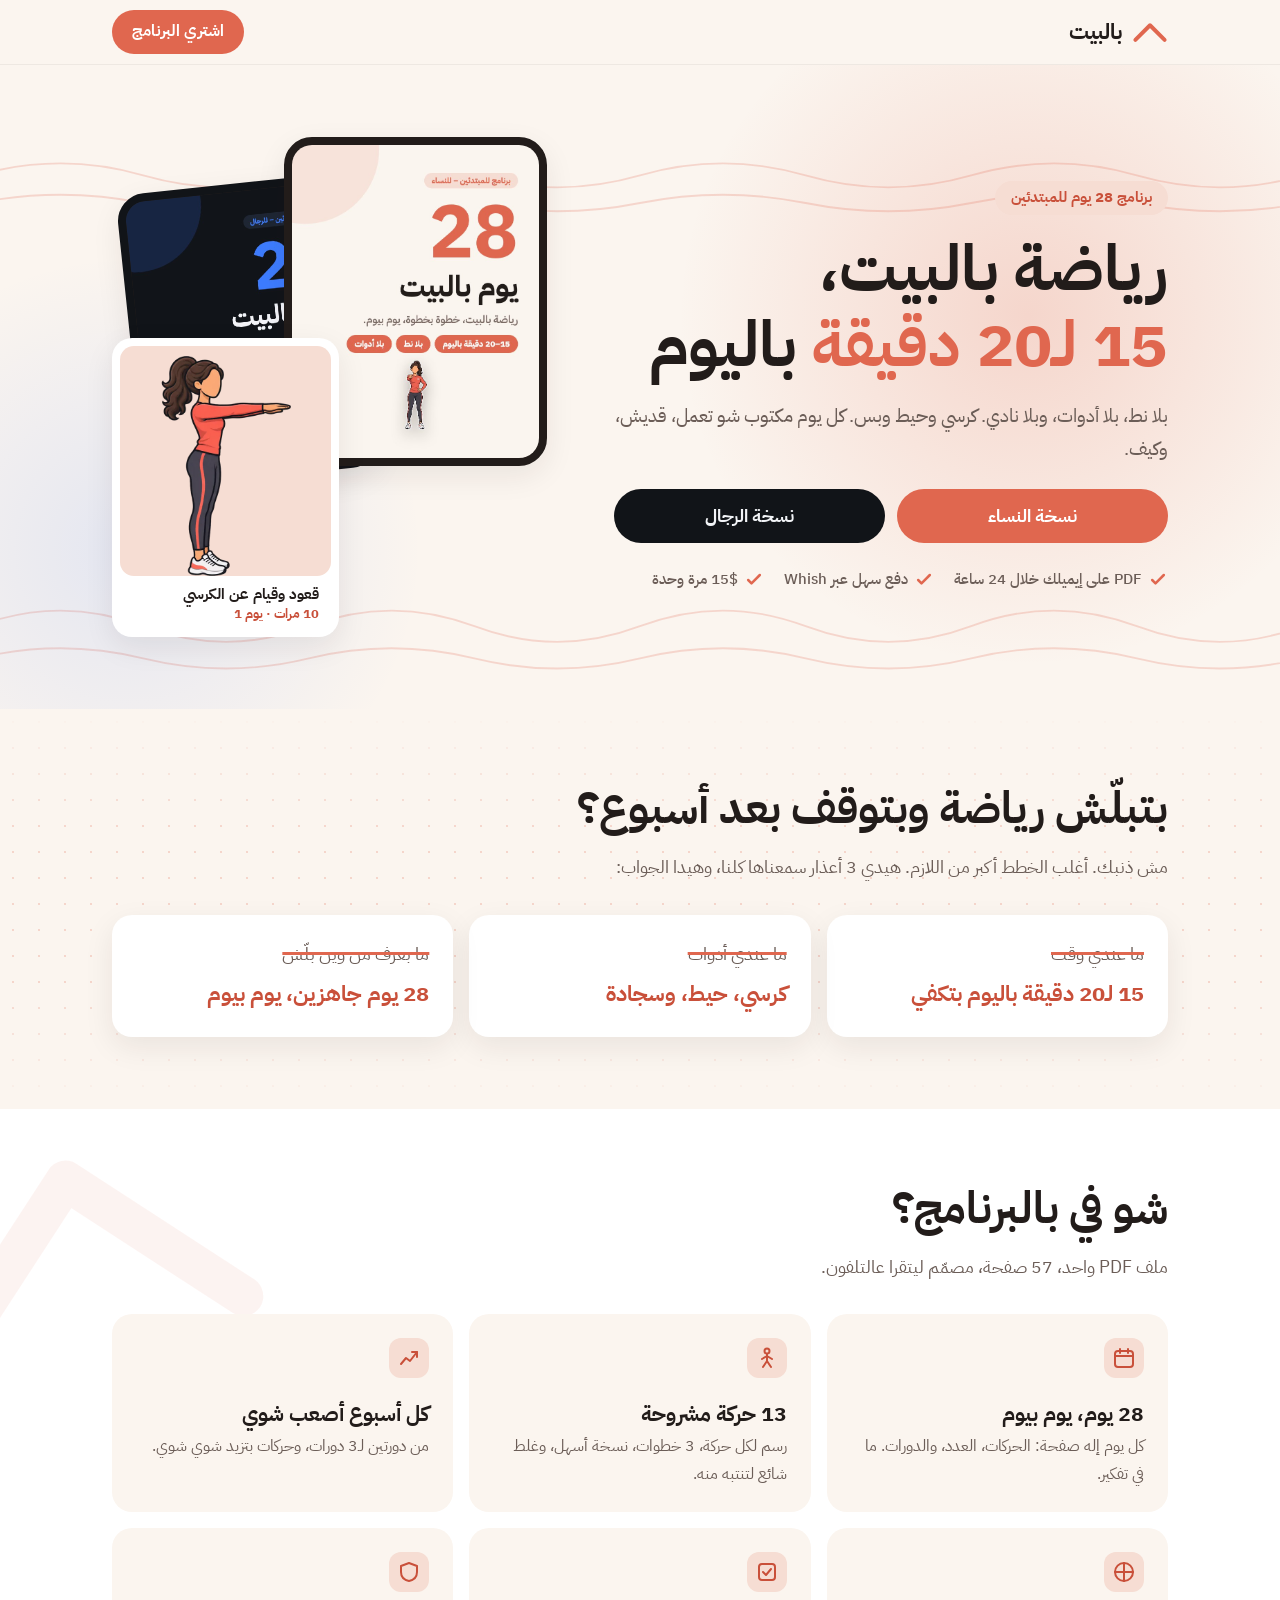
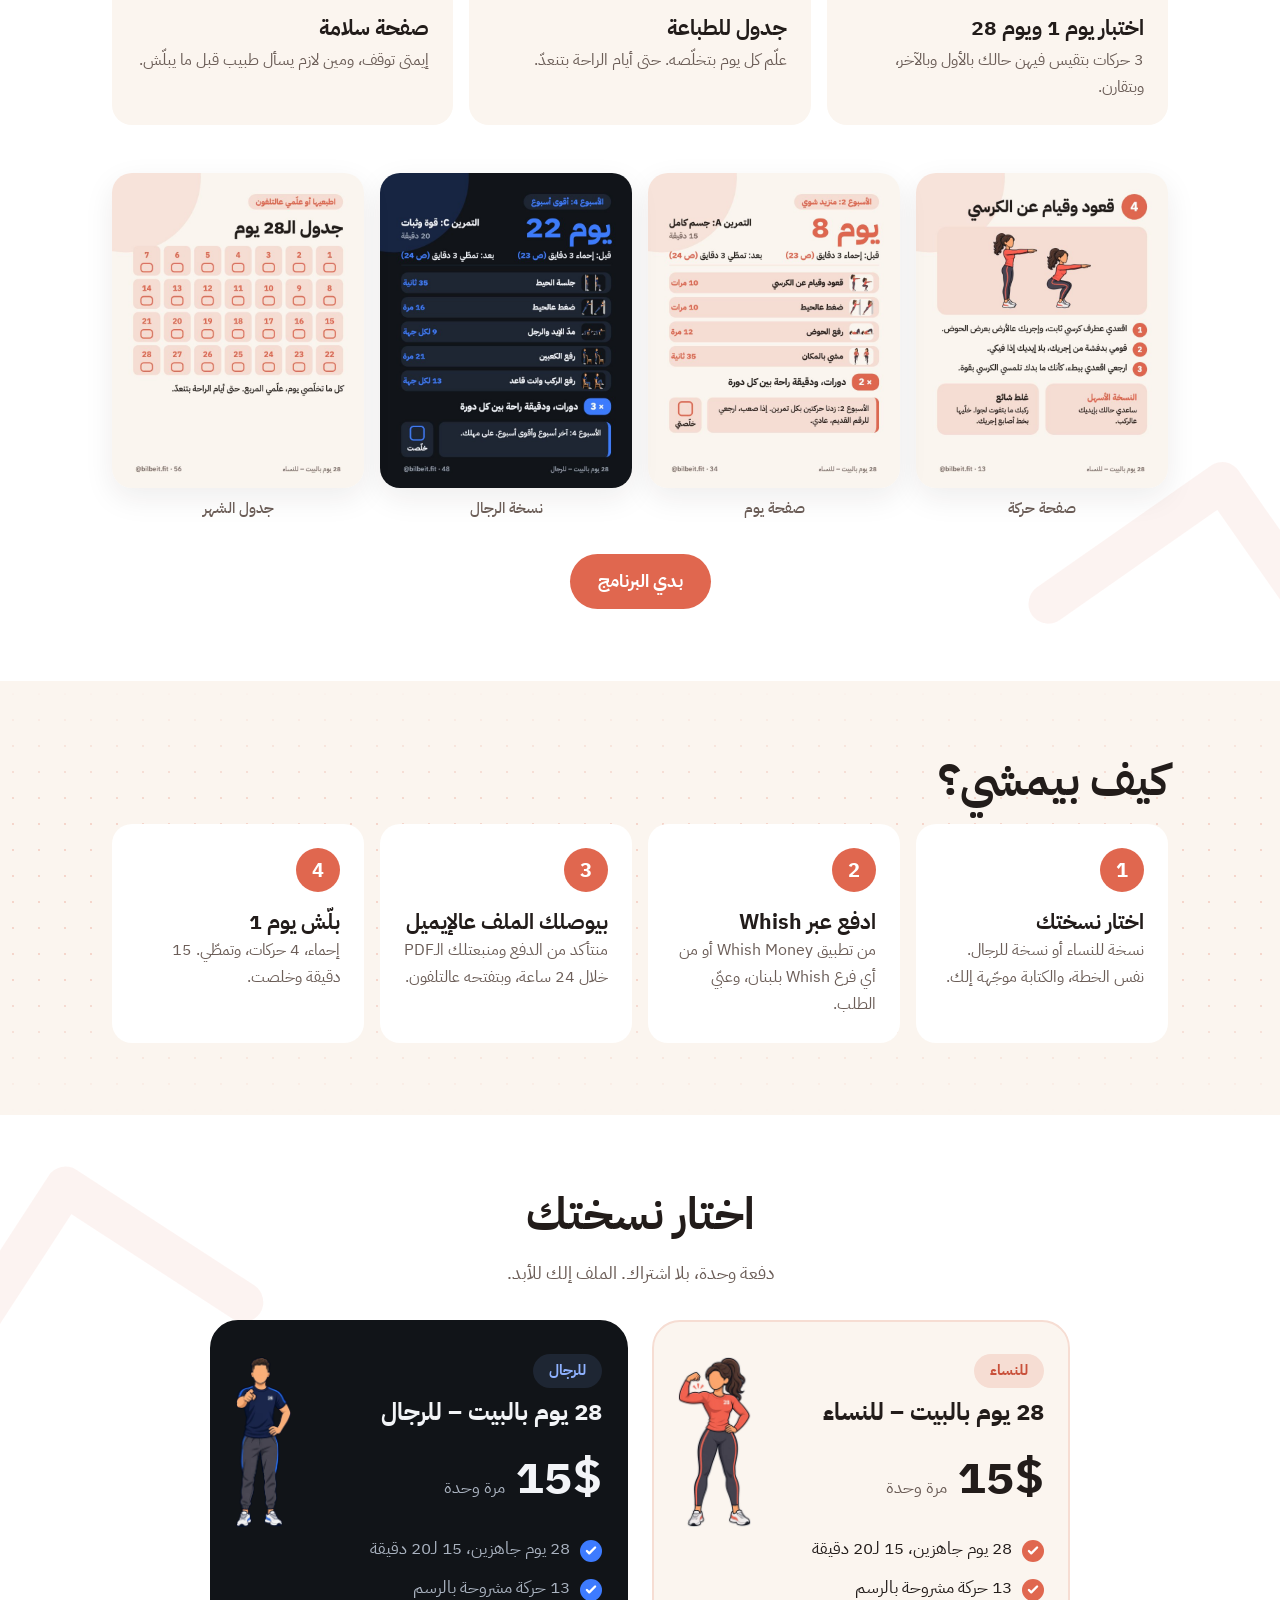
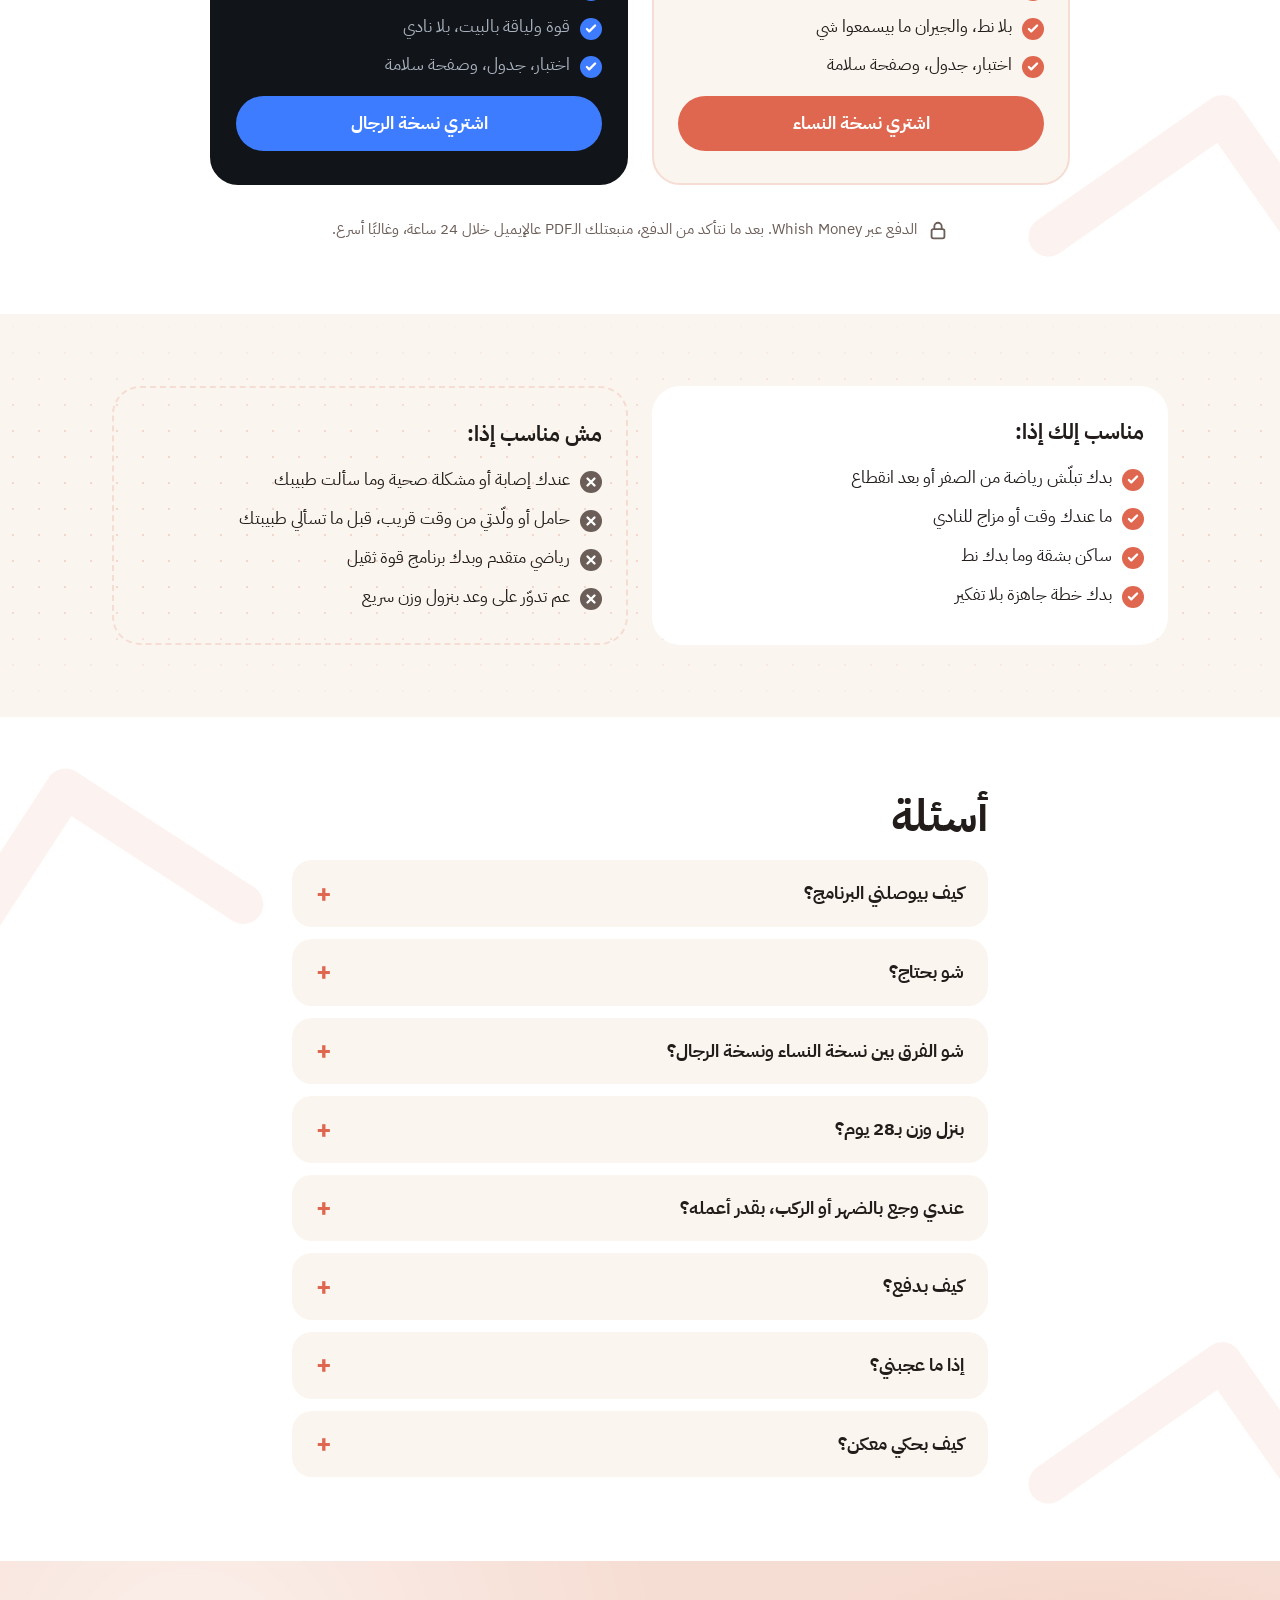
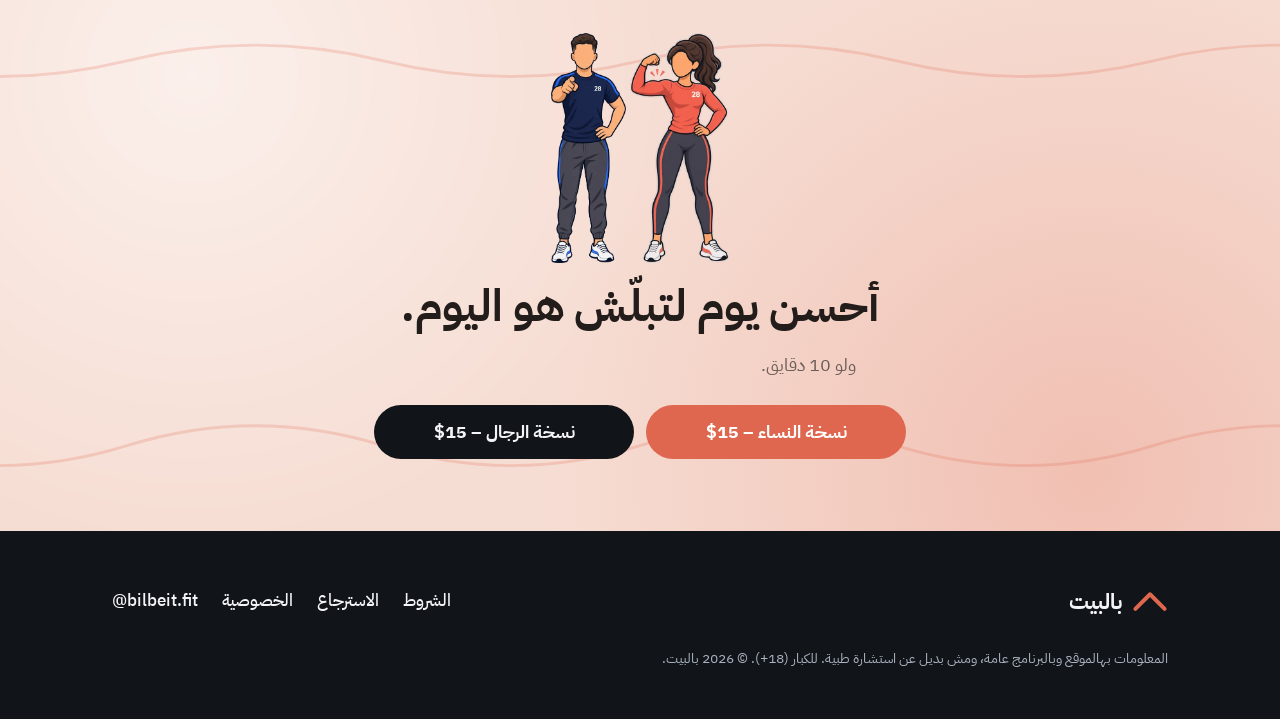
<file: index.html>
<!doctype html>
<html lang="ar" dir="rtl">
<head>
<meta charset="utf-8">
<meta name="viewport" content="width=device-width, initial-scale=1">
<title>28 يوم بالبيت | رياضة بالبيت بلا نادي</title>
<meta name="description" content="برنامج رياضة بالبيت للمبتدئين: 28 يوم جاهزين، 15 لـ20 دقيقة باليوم، بلا نط وبلا أدوات. نسخة للنساء ونسخة للرجال، PDF على تلفونك بـ15$.">
<meta property="og:title" content="28 يوم بالبيت">
<meta property="og:description" content="رياضة بالبيت، 15 لـ20 دقيقة باليوم، بلا نط وبلا أدوات.">
<meta property="og:image" content="https://bilbeit.kachakech.tech/img/cover-women.jpg">
<meta name="theme-color" content="#FBF5EF">
<link rel="icon" href="img/favicon.svg" type="image/svg+xml">
<link rel="preconnect" href="https://fonts.googleapis.com">
<link rel="preconnect" href="https://fonts.gstatic.com" crossorigin>
<link href="https://fonts.googleapis.com/css2?family=IBM+Plex+Sans+Arabic:wght@400;500;700&display=swap" rel="stylesheet">
<link rel="stylesheet" href="style.css">
</head>
<body>
<a class="skip" href="#main">انتقل للمحتوى</a>

<header class="nav">
  <div class="wrap nav-in">
    <a class="logo" href="#top" aria-label="بالبيت، الصفحة الرئيسية">
      <svg viewBox="0 0 64 40" aria-hidden="true"><path d="M6 34 L32 8 L58 34"/></svg>
      <span>بالبيت</span>
    </a>
    <a class="btn btn-sm" href="#buy">اشتري البرنامج</a>
  </div>
</header>

<main id="main">
  <!-- Hero -->
  <section class="hero" id="top">
    <svg class="waves" viewBox="0 0 1440 700" preserveAspectRatio="xMidYMid slice" aria-hidden="true"><g class="bg-drift"><path d="M0 120 Q90 94 180 120 T360 120 T540 120 T720 120 T900 120 T1080 120 T1260 120 T1440 120 T1620 120 T1800 120 T1980 120 T2160 120 T2340 120 T2520 120 T2700 120 T2880 120"/><path d="M0 150 Q90 132 180 150 T360 150 T540 150 T720 150 T900 150 T1080 150 T1260 150 T1440 150 T1620 150 T1800 150 T1980 150 T2160 150 T2340 150 T2520 150 T2700 150 T2880 150"/><path d="M0 610 Q90 576 180 610 T360 610 T540 610 T720 610 T900 610 T1080 610 T1260 610 T1440 610 T1620 610 T1800 610 T1980 610 T2160 610 T2340 610 T2520 610 T2700 610 T2880 610"/><path d="M0 645 Q90 623 180 645 T360 645 T540 645 T720 645 T900 645 T1080 645 T1260 645 T1440 645 T1620 645 T1800 645 T1980 645 T2160 645 T2340 645 T2520 645 T2700 645 T2880 645"/></g></svg>
    <div class="wrap hero-in">
      <div class="hero-text">
        <span class="chip">برنامج 28 يوم للمبتدئين</span>
        <h1>رياضة بالبيت،<br><span class="accent">15 لـ20 دقيقة</span> باليوم</h1>
        <p class="lead">بلا نط، بلا أدوات، وبلا نادي. كرسي وحيط وبس. كل يوم مكتوب شو تعمل، قديش، وكيف.</p>
        <div class="cta-row">
          <a class="btn" href="#buy-women">نسخة النساء</a>
          <a class="btn btn-dark" href="#buy-men">نسخة الرجال</a>
        </div>
        <ul class="trust">
          <li><svg aria-hidden="true" viewBox="0 0 24 24"><path d="M5 12l4 4 10-10"/></svg>PDF على إيميلك خلال 24 ساعة</li>
          <li><svg aria-hidden="true" viewBox="0 0 24 24"><path d="M5 12l4 4 10-10"/></svg>دفع سهل عبر Whish</li>
          <li><svg aria-hidden="true" viewBox="0 0 24 24"><path d="M5 12l4 4 10-10"/></svg>15$ مرة وحدة</li>
        </ul>
      </div>
      <div class="hero-art" aria-hidden="true">
        <div class="phone"><img src="img/cover-women.jpg" alt="" width="720" height="900"></div>
        <div class="phone phone-back"><img src="img/cover-men.jpg" alt="" width="720" height="900"></div>
        <div class="fig-card">
          <!-- Two poses of the same move swap like a rep (sit-w-a = standing, sit-w-b = down). -->
          <div class="rep"><img class="rep-a" src="img/sit-w-a.webp" alt="" width="380" height="640"><img class="rep-b" src="img/sit-w-b.webp" alt="" width="380" height="640"></div>
          <p class="fig-cap"><b>قعود وقيام عن الكرسي</b><span>10 مرات · يوم 1</span></p>
        </div>
      </div>
    </div>
  </section>

  <!-- Problem -> answer -->
  <section class="sec">
    <div class="wrap">
      <h2 class="h2">بتبلّش رياضة وبتوقف بعد أسبوع؟</h2>
      <p class="sub">مش ذنبك. أغلب الخطط أكبر من اللازم. هيدي 3 أعذار سمعناها كلنا، وهيدا الجواب:</p>
      <div class="swaps">
        <div class="swap"><s>ما عندي وقت</s><b>15 لـ20 دقيقة باليوم بتكفي</b></div>
        <div class="swap"><s>ما عندي أدوات</s><b>كرسي، حيط، وسجادة</b></div>
        <div class="swap"><s>ما بعرف من وين بلّش</s><b>28 يوم جاهزين، يوم بيوم</b></div>
      </div>
    </div>
  </section>

  <!-- What's inside -->
  <section class="sec sec-soft" id="inside">
    <div class="wrap">
      <h2 class="h2">شو في بالبرنامج؟</h2>
      <p class="sub">ملف PDF واحد، 57 صفحة، مصمّم ليتقرا عالتلفون.</p>
      <div class="grid3">
        <div class="feat"><svg viewBox="0 0 24 24" aria-hidden="true"><rect x="3" y="5" width="18" height="16" rx="3"/><path d="M3 10h18M8 3v4M16 3v4"/></svg><h3>28 يوم، يوم بيوم</h3><p>كل يوم إله صفحة: الحركات، العدد، والدورات. ما في تفكير.</p></div>
        <div class="feat"><svg viewBox="0 0 24 24" aria-hidden="true"><circle cx="12" cy="5" r="2.5"/><path d="M12 8v7M12 15l-4 6M12 15l4 6M12 10l-5 3M12 10l5 3"/></svg><h3>13 حركة مشروحة</h3><p>رسم لكل حركة، 3 خطوات، نسخة أسهل، وغلط شائع لتنتبه منه.</p></div>
        <div class="feat"><svg viewBox="0 0 24 24" aria-hidden="true"><path d="M4 18l5-6 4 3 7-9"/><path d="M15 6h5v5"/></svg><h3>كل أسبوع أصعب شوي</h3><p>من دورتين لـ3 دورات، وحركات بتزيد شوي شوي.</p></div>
        <div class="feat"><svg viewBox="0 0 24 24" aria-hidden="true"><path d="M12 3v18M3 12h18" /><circle cx="12" cy="12" r="9"/></svg><h3>اختبار يوم 1 ويوم 28</h3><p>3 حركات بتقيس فيهن حالك بالأول وبالآخر، وبتقارن.</p></div>
        <div class="feat"><svg viewBox="0 0 24 24" aria-hidden="true"><rect x="4" y="4" width="16" height="16" rx="3"/><path d="M8 12l3 3 5-6"/></svg><h3>جدول للطباعة</h3><p>علّم كل يوم بتخلّصه. حتى أيام الراحة بتنعدّ.</p></div>
        <div class="feat"><svg viewBox="0 0 24 24" aria-hidden="true"><path d="M12 3l8 3v6c0 5-3.5 8-8 9-4.5-1-8-4-8-9V6z"/></svg><h3>صفحة سلامة</h3><p>إيمتى توقف، ومين لازم يسأل طبيب قبل ما يبلّش.</p></div>
      </div>
      <div class="pages">
        <figure><img src="img/exercise.jpg" alt="صفحة حركة: قعود وقيام عن الكرسي، مع رسم و3 خطوات" width="720" height="900" loading="lazy"><figcaption>صفحة حركة</figcaption></figure>
        <figure><img src="img/day.jpg" alt="صفحة يوم 8: التمرين A مع الحركات والعدد" width="720" height="900" loading="lazy"><figcaption>صفحة يوم</figcaption></figure>
        <figure><img src="img/day-men.jpg" alt="صفحة يوم 22 من نسخة الرجال" width="720" height="900" loading="lazy"><figcaption>نسخة الرجال</figcaption></figure>
        <figure><img src="img/tracker.jpg" alt="جدول الـ28 يوم للطباعة" width="720" height="900" loading="lazy"><figcaption>جدول الشهر</figcaption></figure>
      </div>
      <div class="center"><a class="btn" href="#buy">بدي البرنامج</a></div>
    </div>
  </section>

  <!-- How it works -->
  <section class="sec">
    <div class="wrap">
      <h2 class="h2">كيف بيمشي؟</h2>
      <ol class="steps">
        <li><b>1</b><div><h3>اختار نسختك</h3><p>نسخة للنساء أو نسخة للرجال. نفس الخطة، والكتابة موجّهة إلك.</p></div></li>
        <li><b>2</b><div><h3>ادفع عبر Whish</h3><p>من تطبيق Whish Money أو من أي فرع Whish بلبنان، وعبّي الطلب.</p></div></li>
        <li><b>3</b><div><h3>بيوصلك الملف عالإيميل</h3><p>منتأكد من الدفع ومنبعتلك الـPDF خلال 24 ساعة، وبتفتحه عالتلفون.</p></div></li>
        <li><b>4</b><div><h3>بلّش يوم 1</h3><p>إحماء، 4 حركات، وتمطّي. 15 دقيقة وخلصت.</p></div></li>
      </ol>
    </div>
  </section>

  <!-- Pricing -->
  <section class="sec sec-soft" id="buy">
    <div class="wrap">
      <h2 class="h2 center">اختار نسختك</h2>
      <p class="sub center">دفعة وحدة، بلا اشتراك. الملف إلك للأبد.</p>
      <div class="plans">
        <article class="plan" id="buy-women">
          <div class="plan-head">
            <div><span class="chip">للنساء</span>
              <h3>28 يوم بالبيت – للنساء</h3>
              <p class="price"><span>15$</span> مرة وحدة</p></div>
            <img src="img/mascot-w.webp" alt="" width="308" height="720" loading="lazy">
          </div>
          <ul class="ticks">
            <li>28 يوم جاهزين، 15 لـ20 دقيقة</li><li>13 حركة مشروحة بالرسم</li>
            <li>بلا نط، والجيران ما بيسمعوا شي</li><li>اختبار، جدول، وصفحة سلامة</li>
          </ul>
          <a class="btn btn-block" data-checkout="women" href="#">اشتري نسخة النساء</a>
        </article>
        <article class="plan plan-dark" id="buy-men">
          <div class="plan-head">
            <div><span class="chip">للرجال</span>
              <h3>28 يوم بالبيت – للرجال</h3>
              <p class="price"><span>15$</span> مرة وحدة</p></div>
            <img src="img/mascot-m.webp" alt="" width="235" height="720" loading="lazy">
          </div>
          <ul class="ticks">
            <li>28 يوم جاهزين، 15 لـ20 دقيقة</li><li>13 حركة مشروحة بالرسم</li>
            <li>قوة ولياقة بالبيت، بلا نادي</li><li>اختبار، جدول، وصفحة سلامة</li>
          </ul>
          <a class="btn btn-block" data-checkout="men" href="#">اشتري نسخة الرجال</a>
        </article>
      </div>
      <p class="pay-note">
        <svg viewBox="0 0 24 24" aria-hidden="true"><rect x="5" y="10" width="14" height="10" rx="2"/><path d="M8 10V7a4 4 0 0 1 8 0v3"/></svg>
        الدفع عبر Whish Money. بعد ما نتأكد من الدفع، منبعتلك الـPDF عالإيميل خلال 24 ساعة، وغالبًا أسرع.
      </p>
    </div>
  </section>

  <!-- For who -->
  <section class="sec">
    <div class="wrap two">
      <div class="card">
        <h2 class="h3">مناسب إلك إذا:</h2>
        <ul class="ticks">
          <li>بدك تبلّش رياضة من الصفر أو بعد انقطاع</li>
          <li>ما عندك وقت أو مزاج للنادي</li>
          <li>ساكن بشقة وما بدك نط</li>
          <li>بدك خطة جاهزة بلا تفكير</li>
        </ul>
      </div>
      <div class="card card-line">
        <h2 class="h3">مش مناسب إذا:</h2>
        <ul class="crosses">
          <li>عندك إصابة أو مشكلة صحية وما سألت طبيبك</li>
          <li>حامل أو ولّدتي من وقت قريب، قبل ما تسألي طبيبتك</li>
          <li>رياضي متقدم وبدك برنامج قوة ثقيل</li>
          <li>عم تدوّر على وعد بنزول وزن سريع</li>
        </ul>
      </div>
    </div>
  </section>

  <!-- FAQ -->
  <section class="sec sec-soft" id="faq">
    <div class="wrap narrow">
      <h2 class="h2">أسئلة</h2>
      <details><summary>كيف بيوصلني البرنامج؟</summary><p>بعد ما تدفع وتعبّي الطلب، منتأكد من الدفع ومنبعتلك الـPDF عالإيميل خلال 24 ساعة، وغالبًا أسرع. بتقدر تفتحه عالتلفون أو تطبعه.</p></details>
      <details><summary>شو بحتاج؟</summary><p>كرسي ثابت بلا دواليب، حيط فاضي، وسجادة أو حصيرة. ومساحة مترين بمترين.</p></details>
      <details><summary>شو الفرق بين نسخة النساء ونسخة الرجال؟</summary><p>نفس الخطة ونفس الحركات. الكتابة موجّهة إلك، وأرقام نسخة الرجال أعلى شوي.</p></details>
      <details><summary>بنزل وزن بـ28 يوم؟</summary><p>ما منوعد بأي رقم. هيدا برنامج ليصير عندك روتين حركة وتصير أقوى شوي كل أسبوع. كل جسم بيتغيّر بسرعة مختلفة.</p></details>
      <details><summary>عندي وجع بالضهر أو الركب، بقدر أعمله؟</summary><p>اسأل طبيبك أو أخصائي علاج فيزيائي قبل ما تبلّش. البرنامج عام، ومش بديل عن نصيحة طبية.</p></details>
      <details><summary>كيف بدفع؟</summary><p>عبر Whish Money: من التطبيق أو من أي فرع Whish بلبنان. إذا إنت برّا لبنان وما عندك Whish، ابعتلنا عالإيميل <a href="mailto:bilbeit.fit@gmail.com" dir="ltr">bilbeit.fit@gmail.com</a>.</p></details>
      <details><summary>إذا ما عجبني؟</summary><p>بترجعلك مصاريك خلال 14 يوم من الشراء. شوف <a href="refund.html">سياسة الاسترجاع</a>.</p></details>
      <details><summary>كيف بحكي معكن؟</summary><p>ابعتلنا رسالة على إنستغرام <a href="https://instagram.com/bilbeit.fit" dir="ltr">@bilbeit.fit</a>.</p></details>
    </div>
  </section>

  <!-- Final CTA -->
  <section class="sec final">
    <svg class="waves" viewBox="0 0 1440 400" preserveAspectRatio="xMidYMid slice" aria-hidden="true"><g class="bg-drift"><path d="M0 70 Q90 48 180 70 T360 70 T540 70 T720 70 T900 70 T1080 70 T1260 70 T1440 70 T1620 70 T1800 70 T1980 70 T2160 70 T2340 70 T2520 70 T2700 70 T2880 70"/><path d="M0 340 Q90 312 180 340 T360 340 T540 340 T720 340 T900 340 T1080 340 T1260 340 T1440 340 T1620 340 T1800 340 T1980 340 T2160 340 T2340 340 T2520 340 T2700 340 T2880 340"/></g></svg>
    <div class="wrap center">
      <div class="duo" aria-hidden="true"><img src="img/mascot-w.webp" alt="" width="308" height="720" loading="lazy"><img src="img/mascot-m.webp" alt="" width="235" height="720" loading="lazy"></div>
      <h2 class="h2">أحسن يوم لتبلّش هو اليوم.</h2>
      <p class="sub">ولو 10 دقايق.</p>
      <div class="cta-row center-row">
        <a class="btn" href="#buy-women">نسخة النساء – 15$</a>
        <a class="btn btn-dark" href="#buy-men">نسخة الرجال – 15$</a>
      </div>
    </div>
  </section>
</main>

<footer class="foot">
  <div class="wrap foot-in">
    <a class="logo" href="#top"><svg viewBox="0 0 64 40" aria-hidden="true"><path d="M6 34 L32 8 L58 34"/></svg><span>بالبيت</span></a>
    <nav aria-label="روابط قانونية">
      <a href="terms.html">الشروط</a><a href="refund.html">الاسترجاع</a><a href="privacy.html">الخصوصية</a>
      <a href="https://instagram.com/bilbeit.fit" dir="ltr">@bilbeit.fit</a>
    </nav>
    <p class="small">المعلومات بهالموقع وبالبرنامج عامة، ومش بديل عن استشارة طبية. للكبار (18+). © <span id="y">2026</span> بالبيت.</p>
  </div>
</footer>

<div class="sticky-buy" role="region" aria-label="شراء سريع">
  <span><b>15$</b> مرة وحدة</span>
  <a class="btn btn-sm" href="#buy">اختار نسختك</a>
</div>

<script>
  // Card checkout links (Paddle / FastSpring) once a provider approves the store.
  // While empty, the buy buttons open order.html (Whish payment, PDF sent by email).
  const CHECKOUT = {
    women: "",
    men: ""
  };
  document.querySelectorAll("[data-checkout]").forEach(function (a) {
    const v = a.dataset.checkout;
    a.href = CHECKOUT[v] || ("order.html?v=" + v);
  });
  document.getElementById("y").textContent = new Date().getFullYear();
  // Respect "reduce motion": stop the SVG (SMIL) animations too.
  if (window.matchMedia("(prefers-reduced-motion: reduce)").matches) {
    document.querySelectorAll("svg").forEach(function (svg) { if (svg.pauseAnimations) svg.pauseAnimations(); });
  }
</script>
<script src="t.js" defer></script>
</body>
</html>
</file>
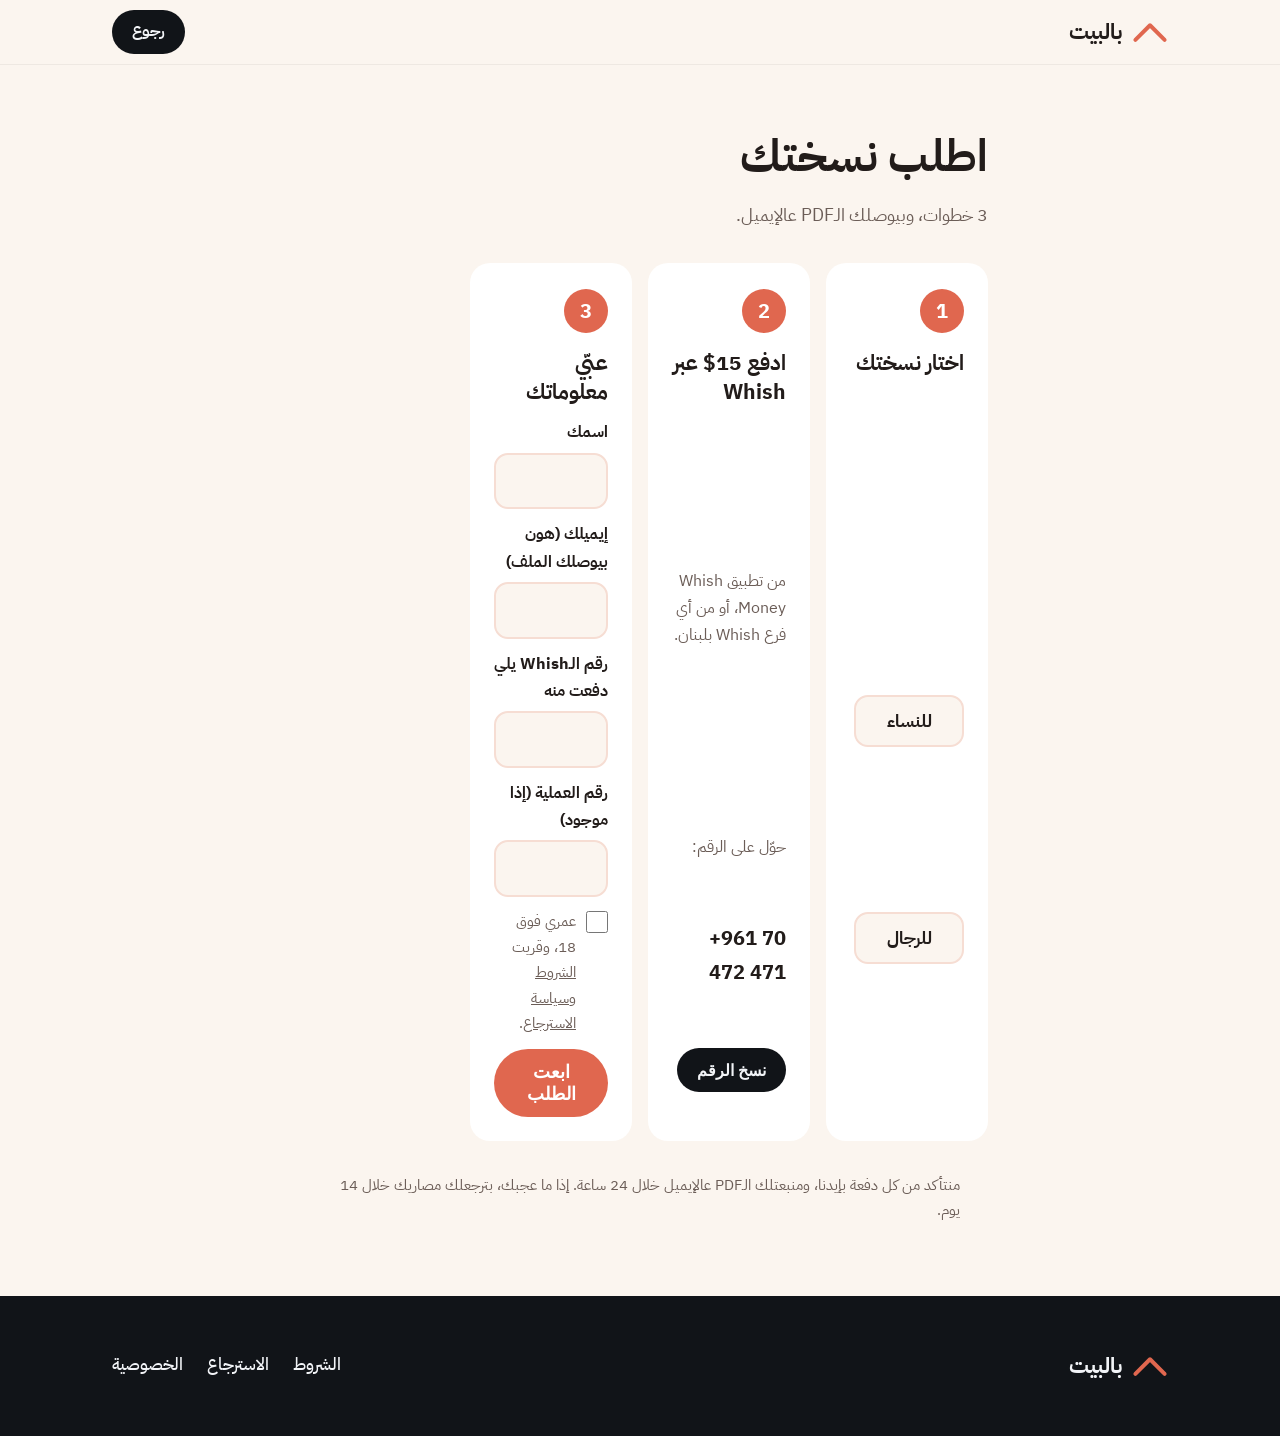
<file: order.html>
<!doctype html>
<html lang="ar" dir="rtl">
<head>
<meta charset="utf-8">
<meta name="viewport" content="width=device-width, initial-scale=1">
<title>اطلب نسختك | بالبيت</title>
<meta name="robots" content="noindex">
<meta name="theme-color" content="#FBF5EF">
<link rel="icon" href="img/favicon.svg" type="image/svg+xml">
<link rel="preconnect" href="https://fonts.googleapis.com">
<link rel="preconnect" href="https://fonts.gstatic.com" crossorigin>
<link href="https://fonts.googleapis.com/css2?family=IBM+Plex+Sans+Arabic:wght@400;500;700&display=swap" rel="stylesheet">
<link rel="stylesheet" href="style.css">
</head>
<body style="padding-bottom:0">
<header class="nav">
  <div class="wrap nav-in">
    <a class="logo" href="index.html" aria-label="بالبيت، الصفحة الرئيسية"><svg viewBox="0 0 64 40" aria-hidden="true"><path d="M6 34 L32 8 L58 34"/></svg><span>بالبيت</span></a>
    <a class="btn btn-sm btn-dark" href="index.html#buy">رجوع</a>
  </div>
</header>

<main class="order">
  <div class="wrap narrow">
    <h1 class="h2">اطلب نسختك</h1>
    <p class="sub">3 خطوات، وبيوصلك الـPDF عالإيميل.</p>

    <!-- Shown after the form was sent (order.php redirects here with ?sent=1). -->
    <div class="card notice notice-ok" id="sent" hidden>
      <h2 class="h3">شكرًا! وصلنا طلبك.</h2>
      <p>رقم الطلب: <b dir="ltr" id="sent-id"></b></p>
      <p>منتأكد من الدفع، ومنبعتلك الـPDF عالإيميل خلال 24 ساعة، وغالبًا أسرع. إذا ما شفته، شيك بالـSpam.</p>
      <a class="btn" href="index.html">رجوع عالصفحة الرئيسية</a>
    </div>

    <!-- Shown while no Whish link or number is set below. -->
    <div class="card notice" id="soon" hidden>
      <h2 class="h3">الطلب رح يفتح قريبًا</h2>
      <p>عم نجهّز الدفع. تابعنا على إنستغرام <a href="https://instagram.com/bilbeit.fit" dir="ltr">@bilbeit.fit</a> لتعرف أول ما يفتح.</p>
    </div>

    <p class="notice notice-err" id="err" hidden role="alert"></p>

    <form id="order" method="post" action="order.php" hidden>
      <ol class="steps">
        <li>
          <b>1</b>
          <div class="step-body">
            <h2 class="h3">اختار نسختك</h2>
            <div class="choices">
              <label class="choice"><input type="radio" name="version" value="women" required><span>للنساء</span></label>
              <label class="choice"><input type="radio" name="version" value="men" required><span>للرجال</span></label>
            </div>
          </div>
        </li>
        <li>
          <b>2</b>
          <div class="step-body">
            <h2 class="h3">ادفع 15$ عبر Whish</h2>
            <p>من تطبيق Whish Money، أو من أي فرع Whish بلبنان.</p>
            <a class="btn" id="whish-link" href="#" target="_blank" rel="noopener" hidden>ادفع بـWhish</a>
            <p id="whish-num" hidden>حوّل على الرقم: <b dir="ltr" id="whish-num-val"></b>
              <button type="button" class="btn btn-sm btn-dark" id="copy">نسخ الرقم</button></p>
          </div>
        </li>
        <li>
          <b>3</b>
          <div class="step-body">
            <h2 class="h3">عبّي معلوماتك</h2>
            <div class="field"><label for="f-name">اسمك</label>
              <input id="f-name" name="name" autocomplete="name" maxlength="80" required></div>
            <div class="field"><label for="f-email">إيميلك (هون بيوصلك الملف)</label>
              <input id="f-email" name="email" type="email" dir="ltr" autocomplete="email" maxlength="120" required></div>
            <div class="field"><label for="f-phone">رقم الـWhish يلي دفعت منه</label>
              <input id="f-phone" name="phone" type="tel" dir="ltr" autocomplete="tel" maxlength="30" required></div>
            <div class="field"><label for="f-ref">رقم العملية (إذا موجود)</label>
              <input id="f-ref" name="ref" dir="ltr" maxlength="60"></div>
            <!-- Spam trap: people never see or fill this field. -->
            <input type="hidden" name="src" id="f-src">
            <div class="trap" aria-hidden="true"><label>Website <input name="website" tabindex="-1" autocomplete="off"></label></div>
            <label class="agree"><input type="checkbox" required>
              <span>عمري فوق 18، وقريت <a href="terms.html">الشروط</a> و<a href="refund.html">سياسة الاسترجاع</a>.</span></label>
            <button class="btn btn-block" type="submit">ابعت الطلب</button>
          </div>
        </li>
      </ol>
      <p class="pay-note">منتأكد من كل دفعة بإيدنا، ومنبعتلك الـPDF عالإيميل خلال 24 ساعة. إذا ما عجبك، بترجعلك مصاريك خلال 14 يوم.</p>
    </form>
  </div>
</main>

<footer class="foot">
  <div class="wrap foot-in">
    <a class="logo" href="index.html"><svg viewBox="0 0 64 40" aria-hidden="true"><path d="M6 34 L32 8 L58 34"/></svg><span>بالبيت</span></a>
    <nav aria-label="روابط قانونية"><a href="terms.html">الشروط</a><a href="refund.html">الاسترجاع</a><a href="privacy.html">الخصوصية</a></nav>
  </div>
</footer>

<script>
  // Whish details. Put the Whish Business payment link, or the Whish number that receives the money (or both).
  // While both are empty the page shows "opening soon" instead of the form.
  const WHISH = {
    link: "",
    number: "+961 70 472 471"
  };

  const q = new URLSearchParams(location.search);
  const show = function (id) { document.getElementById(id).hidden = false; };

  if (q.get("sent")) {
    document.getElementById("sent-id").textContent = q.get("id") || "";
    show("sent");
  } else if (!WHISH.link && !WHISH.number) {
    show("soon");
  } else {
    show("order");
    const v = q.get("v");
    const radio = document.querySelector('input[name="version"][value="' + (v === "men" ? "men" : "women") + '"]');
    if (v) radio.checked = true;
    if (WHISH.link) { const a = document.getElementById("whish-link"); a.href = WHISH.link; a.hidden = false; }
    if (WHISH.number) {
      document.getElementById("whish-num-val").textContent = WHISH.number;
      show("whish-num");
      document.getElementById("copy").addEventListener("click", function () {
        const b = this;
        navigator.clipboard.writeText(WHISH.number).then(function () { b.textContent = "انتسخ ✓"; });
      });
    }
    try { document.getElementById("f-src").value = sessionStorage.getItem("bb_src") || ""; } catch (e) {}
    const errors = { "1": "في معلومة ناقصة أو غلط. شيك عالإيميل والرقم وجرّب مرة تانية.",
                     "2": "صار في مشكلة وما وصلنا الطلب. ابعتلنا عالإيميل bilbeit.fit@gmail.com." };
    if (errors[q.get("err")]) { const e = document.getElementById("err"); e.textContent = errors[q.get("err")]; e.hidden = false; }
  }
</script>
<script src="t.js" defer></script>
</body>
</html>
</file>
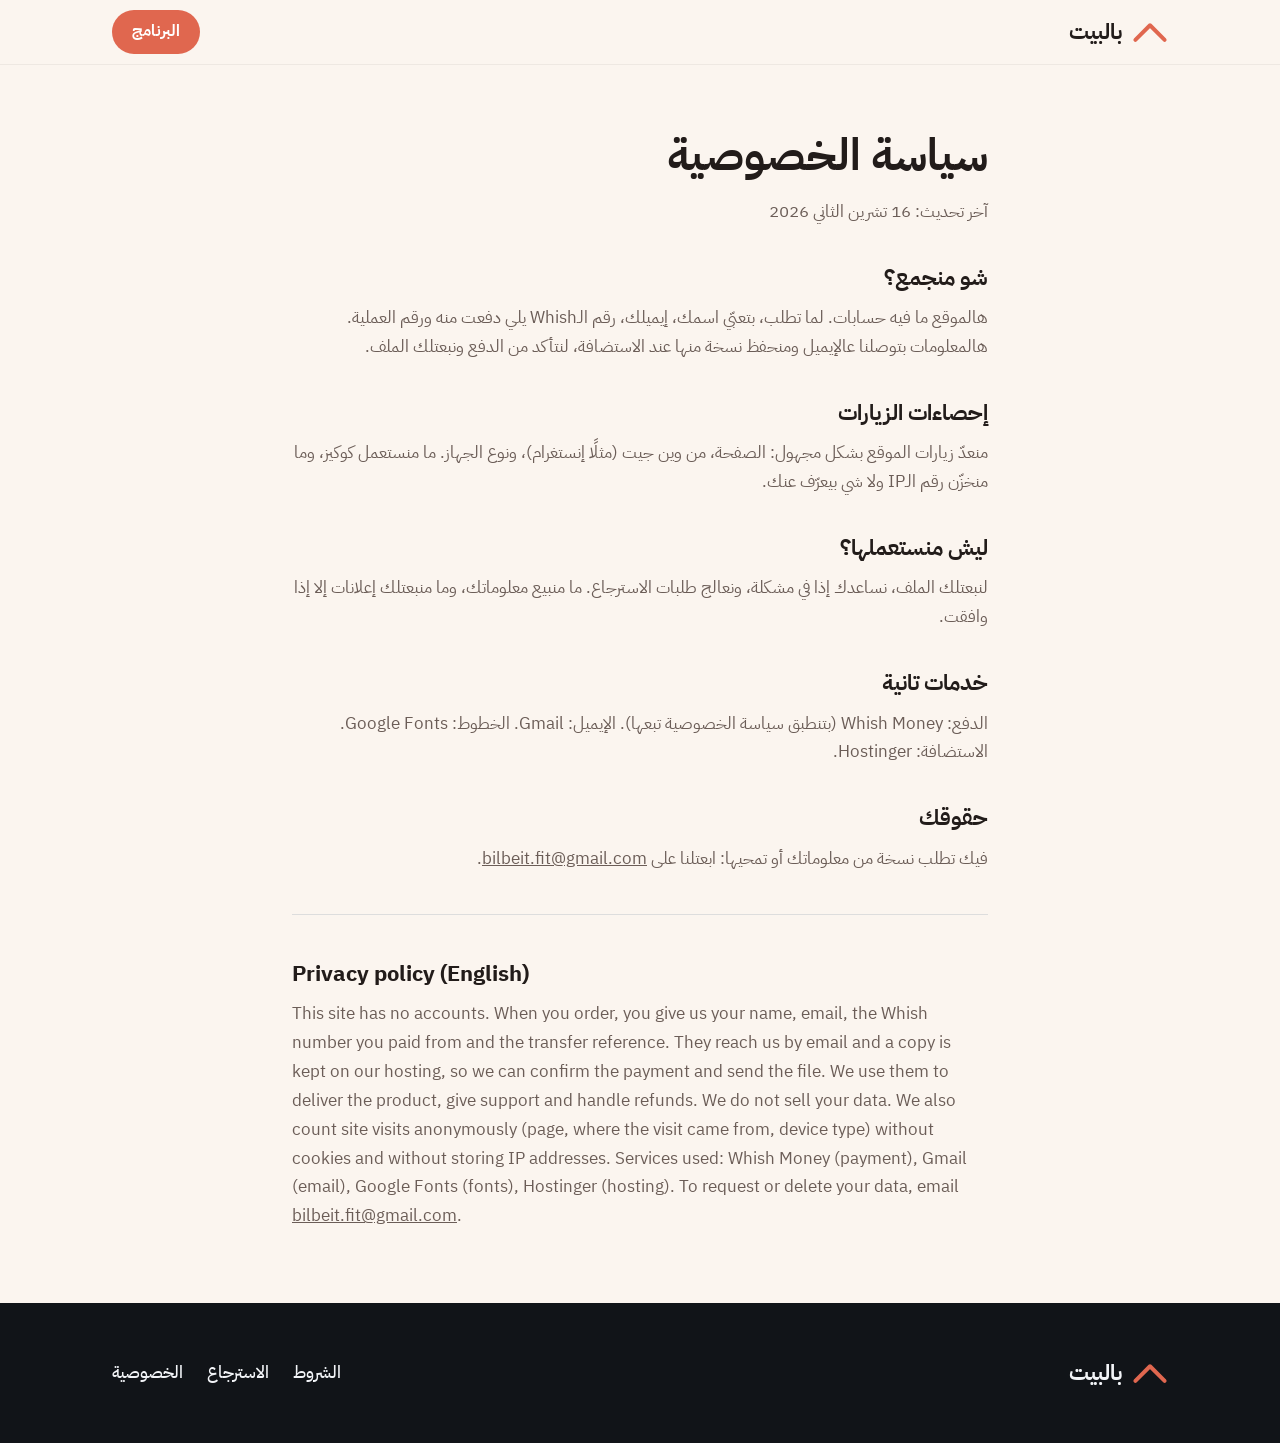
<file: privacy.html>
<!doctype html><html lang="ar" dir="rtl"><head><meta charset="utf-8">
<meta name="viewport" content="width=device-width, initial-scale=1"><title>سياسة الخصوصية | بالبيت</title>
<link rel="icon" href="img/favicon.svg" type="image/svg+xml">
<link href="https://fonts.googleapis.com/css2?family=IBM+Plex+Sans+Arabic:wght@400;500;700&display=swap" rel="stylesheet">
<link rel="stylesheet" href="style.css"></head><body style="padding-bottom:0">
<header class="nav"><div class="wrap nav-in"><a class="logo" href="index.html"><svg viewBox="0 0 64 40" aria-hidden="true"><path d="M6 34 L32 8 L58 34"/></svg><span>بالبيت</span></a>
<a class="btn btn-sm" href="index.html#buy">البرنامج</a></div></header>
<main class="legal"><div class="wrap narrow"><h1>سياسة الخصوصية</h1><p>آخر تحديث: 16 تشرين الثاني 2026</p>
<h2>شو منجمع؟</h2><p>هالموقع ما فيه حسابات. لما تطلب، بتعبّي اسمك، إيميلك، رقم الـWhish يلي دفعت منه ورقم العملية. هالمعلومات بتوصلنا عالإيميل ومنحفظ نسخة منها عند الاستضافة، لنتأكد من الدفع ونبعتلك الملف.</p>
<h2>إحصاءات الزيارات</h2><p>منعدّ زيارات الموقع بشكل مجهول: الصفحة، من وين جيت (مثلًا إنستغرام)، ونوع الجهاز. ما منستعمل كوكيز، وما منخزّن رقم الـIP ولا شي بيعرّف عنك.</p>
<h2>ليش منستعملها؟</h2><p>لنبعتلك الملف، نساعدك إذا في مشكلة، ونعالج طلبات الاسترجاع. ما منبيع معلوماتك، وما منبعتلك إعلانات إلا إذا وافقت.</p>
<h2>خدمات تانية</h2><p>الدفع: Whish Money (بتنطبق سياسة الخصوصية تبعها). الإيميل: Gmail. الخطوط: Google Fonts. الاستضافة: Hostinger.</p>
<h2>حقوقك</h2><p>فيك تطلب نسخة من معلوماتك أو تمحيها: ابعتلنا على <a href="mailto:bilbeit.fit@gmail.com" dir="ltr">bilbeit.fit@gmail.com</a>.</p>
<hr style="margin:40px 0;border:0;border-top:1px solid #ddd">
<div dir="ltr" lang="en" style="text-align:left"><h2>Privacy policy (English)</h2>
<p>This site has no accounts. When you order, you give us your name, email, the Whish number you paid from and the transfer reference. They reach us by email and a copy is kept on our hosting, so we can confirm the payment and send the file. We use them to deliver the product, give support and handle refunds. We do not sell your data. We also count site visits anonymously (page, where the visit came from, device type) without cookies and without storing IP addresses. Services used: Whish Money (payment), Gmail (email), Google Fonts (fonts), Hostinger (hosting). To request or delete your data, email <a href="mailto:bilbeit.fit@gmail.com" dir="ltr">bilbeit.fit@gmail.com</a>.</p></div></div></main>
<footer class="foot"><div class="wrap foot-in"><a class="logo" href="index.html"><svg viewBox="0 0 64 40" aria-hidden="true"><path d="M6 34 L32 8 L58 34"/></svg><span>بالبيت</span></a>
<nav aria-label="روابط قانونية"><a href="terms.html">الشروط</a><a href="refund.html">الاسترجاع</a><a href="privacy.html">الخصوصية</a></nav></div></footer><script src="t.js" defer></script></body></html>
</file>
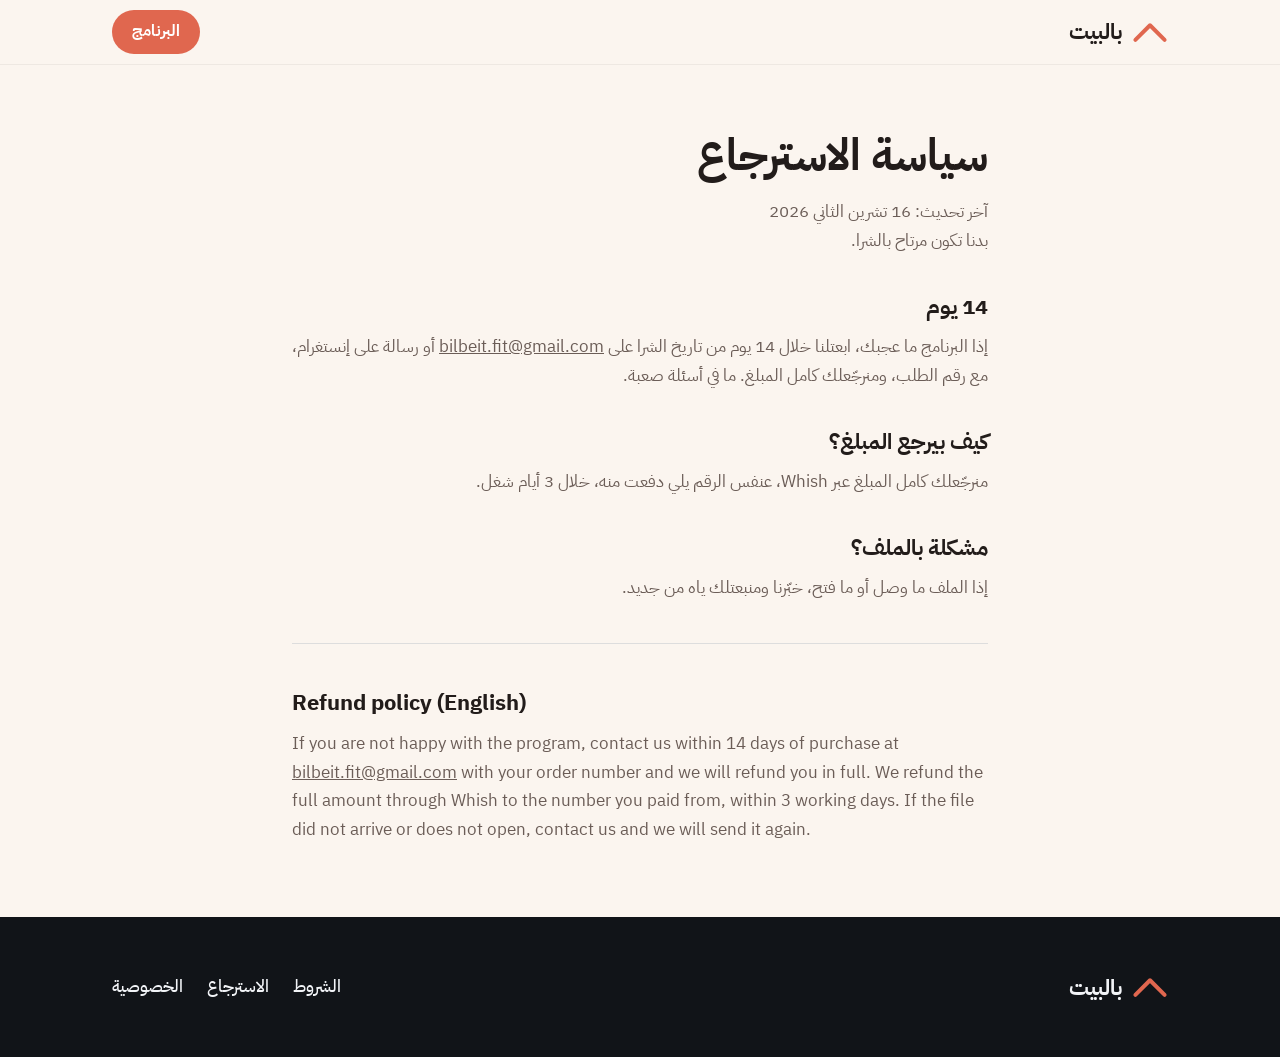
<file: refund.html>
<!doctype html><html lang="ar" dir="rtl"><head><meta charset="utf-8">
<meta name="viewport" content="width=device-width, initial-scale=1"><title>سياسة الاسترجاع | بالبيت</title>
<link rel="icon" href="img/favicon.svg" type="image/svg+xml">
<link href="https://fonts.googleapis.com/css2?family=IBM+Plex+Sans+Arabic:wght@400;500;700&display=swap" rel="stylesheet">
<link rel="stylesheet" href="style.css"></head><body style="padding-bottom:0">
<header class="nav"><div class="wrap nav-in"><a class="logo" href="index.html"><svg viewBox="0 0 64 40" aria-hidden="true"><path d="M6 34 L32 8 L58 34"/></svg><span>بالبيت</span></a>
<a class="btn btn-sm" href="index.html#buy">البرنامج</a></div></header>
<main class="legal"><div class="wrap narrow"><h1>سياسة الاسترجاع</h1><p>آخر تحديث: 16 تشرين الثاني 2026</p>
<p>بدنا تكون مرتاح بالشرا.</p>
<h2>14 يوم</h2><p>إذا البرنامج ما عجبك، ابعتلنا خلال 14 يوم من تاريخ الشرا على <a href="mailto:bilbeit.fit@gmail.com" dir="ltr">bilbeit.fit@gmail.com</a> أو رسالة على إنستغرام، مع رقم الطلب، ومنرجّعلك كامل المبلغ. ما في أسئلة صعبة.</p>
<h2>كيف بيرجع المبلغ؟</h2><p>منرجّعلك كامل المبلغ عبر Whish، عنفس الرقم يلي دفعت منه، خلال 3 أيام شغل.</p>
<h2>مشكلة بالملف؟</h2><p>إذا الملف ما وصل أو ما فتح، خبّرنا ومنبعتلك ياه من جديد.</p>
<hr style="margin:40px 0;border:0;border-top:1px solid #ddd">
<div dir="ltr" lang="en" style="text-align:left"><h2>Refund policy (English)</h2>
<p>If you are not happy with the program, contact us within 14 days of purchase at <a href="mailto:bilbeit.fit@gmail.com" dir="ltr">bilbeit.fit@gmail.com</a> with your order number and we will refund you in full. We refund the full amount through Whish to the number you paid from, within 3 working days. If the file did not arrive or does not open, contact us and we will send it again.</p></div></div></main>
<footer class="foot"><div class="wrap foot-in"><a class="logo" href="index.html"><svg viewBox="0 0 64 40" aria-hidden="true"><path d="M6 34 L32 8 L58 34"/></svg><span>بالبيت</span></a>
<nav aria-label="روابط قانونية"><a href="terms.html">الشروط</a><a href="refund.html">الاسترجاع</a><a href="privacy.html">الخصوصية</a></nav></div></footer><script src="t.js" defer></script></body></html>
</file>
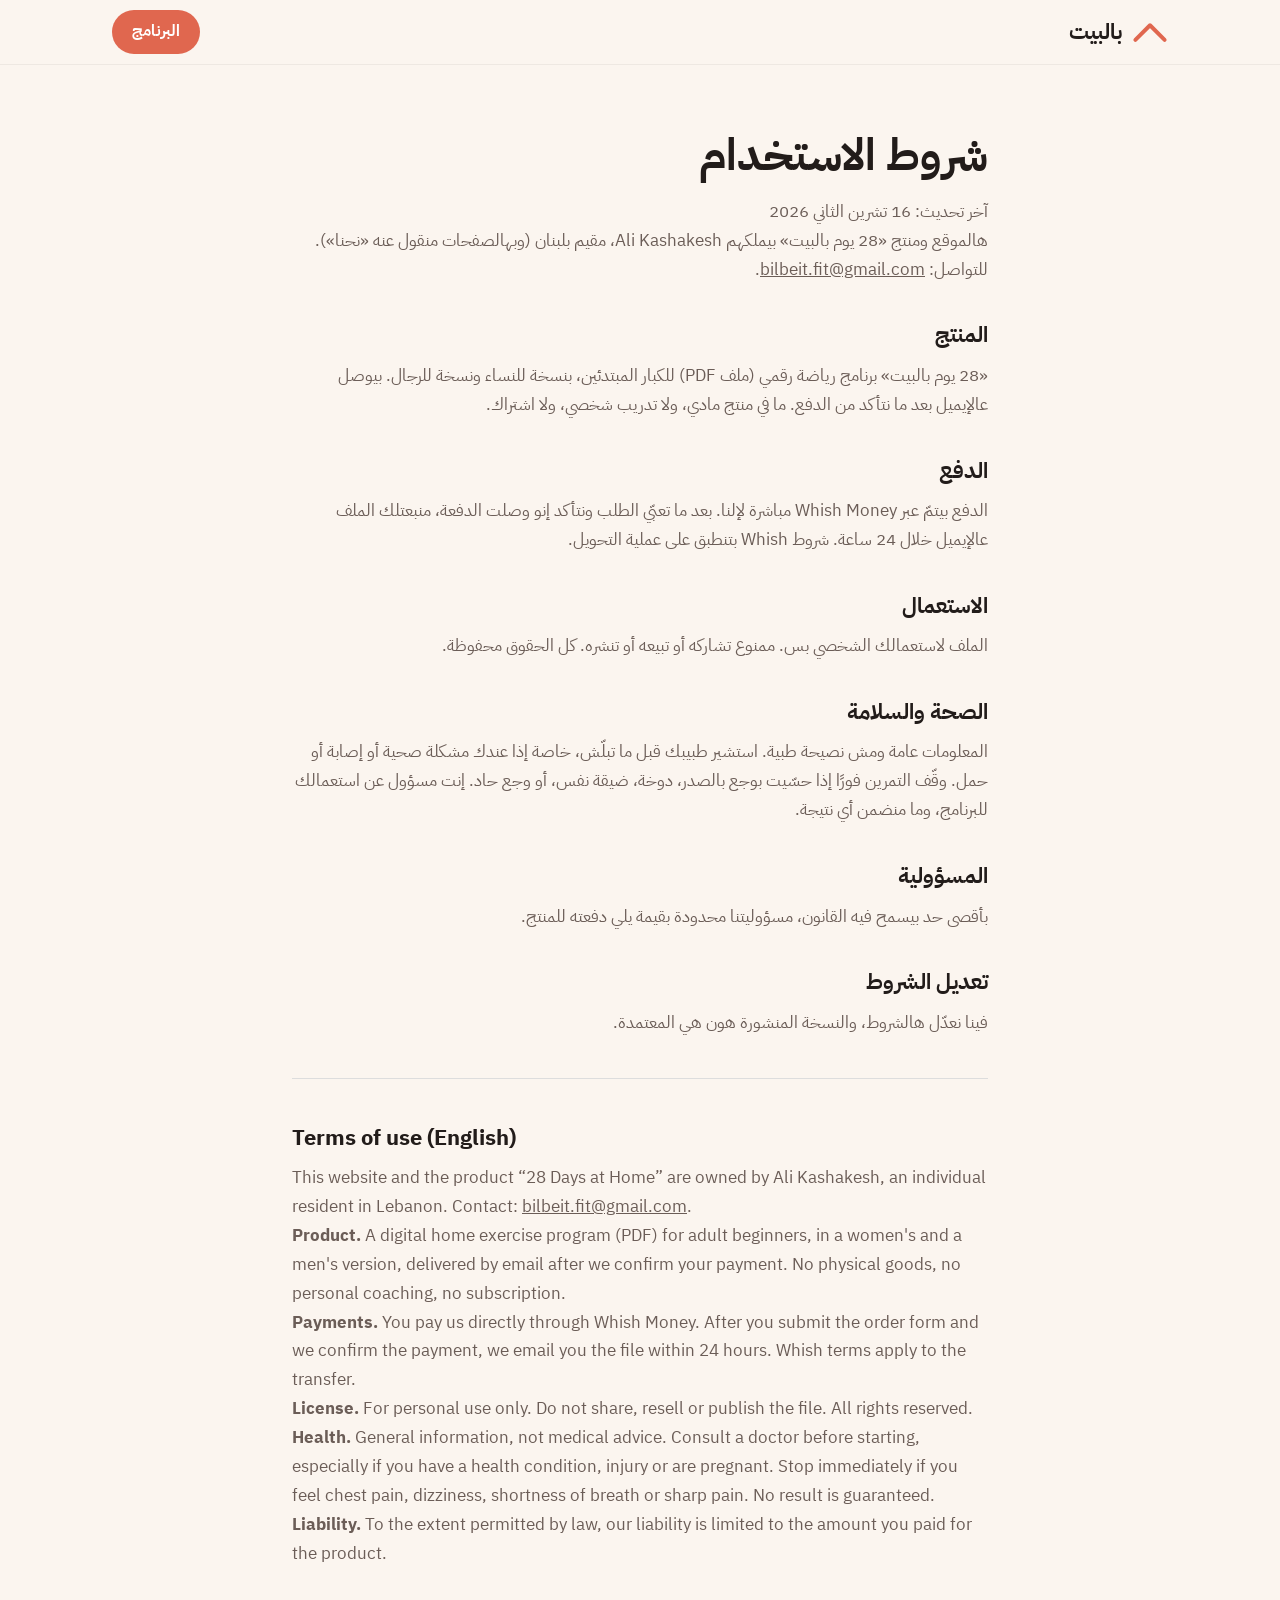
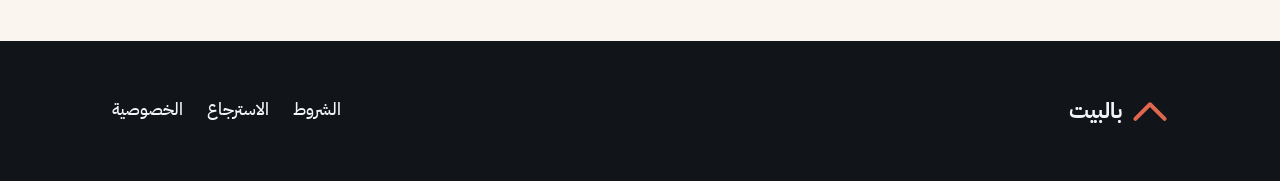
<file: terms.html>
<!doctype html><html lang="ar" dir="rtl"><head><meta charset="utf-8">
<meta name="viewport" content="width=device-width, initial-scale=1"><title>شروط الاستخدام | بالبيت</title>
<link rel="icon" href="img/favicon.svg" type="image/svg+xml">
<link href="https://fonts.googleapis.com/css2?family=IBM+Plex+Sans+Arabic:wght@400;500;700&display=swap" rel="stylesheet">
<link rel="stylesheet" href="style.css"></head><body style="padding-bottom:0">
<header class="nav"><div class="wrap nav-in"><a class="logo" href="index.html"><svg viewBox="0 0 64 40" aria-hidden="true"><path d="M6 34 L32 8 L58 34"/></svg><span>بالبيت</span></a>
<a class="btn btn-sm" href="index.html#buy">البرنامج</a></div></header>
<main class="legal"><div class="wrap narrow"><h1>شروط الاستخدام</h1><p>آخر تحديث: 16 تشرين الثاني 2026</p>
<p>هالموقع ومنتج «28 يوم بالبيت» بيملكهم <span dir="ltr">Ali Kashakesh</span>، مقيم بلبنان (وبهالصفحات منقول عنه «نحنا»). للتواصل: <a href="mailto:bilbeit.fit@gmail.com" dir="ltr">bilbeit.fit@gmail.com</a>.</p>
<h2>المنتج</h2><p>«28 يوم بالبيت» برنامج رياضة رقمي (ملف PDF) للكبار المبتدئين، بنسخة للنساء ونسخة للرجال. بيوصل عالإيميل بعد ما نتأكد من الدفع. ما في منتج مادي، ولا تدريب شخصي، ولا اشتراك.</p>
<h2>الدفع</h2><p>الدفع بيتمّ عبر Whish Money مباشرة لإلنا. بعد ما تعبّي الطلب ونتأكد إنو وصلت الدفعة، منبعتلك الملف عالإيميل خلال 24 ساعة. شروط Whish بتنطبق على عملية التحويل.</p>
<h2>الاستعمال</h2><p>الملف لاستعمالك الشخصي بس. ممنوع تشاركه أو تبيعه أو تنشره. كل الحقوق محفوظة.</p>
<h2>الصحة والسلامة</h2><p>المعلومات عامة ومش نصيحة طبية. استشير طبيبك قبل ما تبلّش، خاصة إذا عندك مشكلة صحية أو إصابة أو حمل. وقّف التمرين فورًا إذا حسّيت بوجع بالصدر، دوخة، ضيقة نفس، أو وجع حاد. إنت مسؤول عن استعمالك للبرنامج، وما منضمن أي نتيجة.</p>
<h2>المسؤولية</h2><p>بأقصى حد بيسمح فيه القانون، مسؤوليتنا محدودة بقيمة يلي دفعته للمنتج.</p>
<h2>تعديل الشروط</h2><p>فينا نعدّل هالشروط، والنسخة المنشورة هون هي المعتمدة.</p>
<hr style="margin:40px 0;border:0;border-top:1px solid #ddd">
<div dir="ltr" lang="en" style="text-align:left"><h2>Terms of use (English)</h2>
<p>This website and the product “28 Days at Home” are owned by Ali Kashakesh, an individual resident in Lebanon. Contact: <a href="mailto:bilbeit.fit@gmail.com" dir="ltr">bilbeit.fit@gmail.com</a>.</p>
<p><b>Product.</b> A digital home exercise program (PDF) for adult beginners, in a women's and a men's version, delivered by email after we confirm your payment. No physical goods, no personal coaching, no subscription.</p>
<p><b>Payments.</b> You pay us directly through Whish Money. After you submit the order form and we confirm the payment, we email you the file within 24 hours. Whish terms apply to the transfer.</p>
<p><b>License.</b> For personal use only. Do not share, resell or publish the file. All rights reserved.</p>
<p><b>Health.</b> General information, not medical advice. Consult a doctor before starting, especially if you have a health condition, injury or are pregnant. Stop immediately if you feel chest pain, dizziness, shortness of breath or sharp pain. No result is guaranteed.</p>
<p><b>Liability.</b> To the extent permitted by law, our liability is limited to the amount you paid for the product.</p></div></div></main>
<footer class="foot"><div class="wrap foot-in"><a class="logo" href="index.html"><svg viewBox="0 0 64 40" aria-hidden="true"><path d="M6 34 L32 8 L58 34"/></svg><span>بالبيت</span></a>
<nav aria-label="روابط قانونية"><a href="terms.html">الشروط</a><a href="refund.html">الاسترجاع</a><a href="privacy.html">الخصوصية</a></nav></div></footer><script src="t.js" defer></script></body></html>
</file>
<file: style.css>
/* بالبيت — store page. Mobile first, RTL. */
:root {
  --bg: #FBF5EF; --surface: #FFFFFF; --soft: #F6DDD3; --text: #221C1A; --muted: #6B5D57;
  --accent: #E0674F; --accent-strong: #C9503A; --on-accent: #FFFFFF;
  --dark: #111418; --dark-soft: #1E2633; --dark-text: #F2F4F7; --dark-muted: #AAB3C0; --blue: #3D7BFF;
  --r-lg: 28px; --r-md: 20px; --r-sm: 14px;
  --s1: 8px; --s2: 16px; --s3: 24px; --s4: 32px; --s5: 48px; --s6: 72px;
  --shadow: 0 10px 30px rgba(34, 28, 26, .08);
}
* { box-sizing: border-box; margin: 0; padding: 0; }
html { scroll-behavior: smooth; scroll-padding-top: 80px; -webkit-text-size-adjust: 100%; }
body { font-family: 'IBM Plex Sans Arabic', system-ui, sans-serif; background: var(--bg); color: var(--text);
       font-size: 17px; line-height: 1.7; padding-bottom: 76px; }
img { max-width: 100%; height: auto; display: block; }
a { color: inherit; }
.wrap { width: 100%; max-width: 1120px; margin: 0 auto; padding: 0 var(--s2); }
.narrow { max-width: 760px; }
.center { text-align: center; }
.accent { color: var(--accent); }
.skip { position: absolute; right: -999px; top: 8px; background: var(--text); color: #fff; padding: 8px 16px; border-radius: 8px; z-index: 100; }
.skip:focus { right: 8px; }
:focus-visible { outline: 3px solid var(--blue); outline-offset: 3px; border-radius: 6px; }

/* Buttons */
.btn { display: inline-flex; align-items: center; justify-content: center; gap: 8px; min-height: 52px; padding: 12px 28px;
       background: var(--accent); color: var(--on-accent); font-weight: 700; font-size: 18px; text-decoration: none;
       border-radius: 999px; border: 0; cursor: pointer; touch-action: manipulation;
       transition: background-color .2s ease, transform .15s ease; }
.btn:hover { background: var(--accent-strong); }
.btn:active { transform: scale(.97); }
.btn-dark { background: var(--dark); color: var(--dark-text); }
.btn-dark:hover { background: #262c35; }
.btn-sm { min-height: 44px; padding: 8px 20px; font-size: 16px; }
.btn-block { width: 100%; }

/* Nav */
.nav { position: sticky; top: 0; z-index: 40; background: rgba(251, 245, 239, .92); backdrop-filter: blur(10px);
       border-bottom: 1px solid rgba(34, 28, 26, .06); }
.nav-in { display: flex; align-items: center; justify-content: space-between; height: 64px; }
.logo { display: inline-flex; align-items: center; gap: 10px; text-decoration: none; font-weight: 700; font-size: 22px; }
.logo svg { width: 36px; height: 24px; }
.logo path { fill: none; stroke: var(--accent); stroke-width: 7; stroke-linecap: round; stroke-linejoin: round; }

/* Hero */
.hero { padding: var(--s5) 0 var(--s5); overflow: hidden; }
.hero-in { display: grid; gap: var(--s5); align-items: center; }
.chip { display: inline-block; background: var(--soft); color: var(--accent-strong); font-weight: 700; font-size: 15px;
        padding: 4px 16px; border-radius: 999px; }
h1 { font-size: clamp(36px, 9vw, 64px); line-height: 1.2; margin: var(--s2) 0; }
.lead { font-size: 19px; color: var(--muted); max-width: 34em; }
.cta-row { display: flex; flex-wrap: wrap; gap: 12px; margin-top: var(--s3); }
.cta-row .btn { flex: 1 1 160px; }
.center-row { justify-content: center; }
.trust { list-style: none; display: flex; flex-wrap: wrap; gap: 8px 20px; margin-top: var(--s3); font-size: 15px; font-weight: 500; color: var(--muted); }
.trust li { display: inline-flex; align-items: center; gap: 6px; }
.trust svg, .ticks li::before { flex: none; }
.trust svg { width: 20px; height: 20px; fill: none; stroke: var(--accent); stroke-width: 3; stroke-linecap: round; stroke-linejoin: round; }
.hero-art { position: relative; height: 420px; max-width: 420px; margin: 0 auto; width: 100%; }
.phone { position: absolute; width: 58%; top: 0; right: 4%; border-radius: 28px; overflow: hidden; border: 8px solid var(--text);
         box-shadow: var(--shadow); background: var(--text); z-index: 2; aspect-ratio: 4 / 5; }
.phone img { width: 100%; height: 100%; object-fit: cover; }
.phone-back { right: auto; left: 4%; top: 46px; width: 52%; transform: rotate(-6deg); z-index: 1; border-color: var(--dark); }
.fig-card { position: absolute; bottom: 0; left: 0; width: 50%; background: var(--surface); border-radius: var(--r-md);
            box-shadow: var(--shadow); padding: 8px; z-index: 3; }
/* Mascot rep: two poses swap like one repetition. */
.rep { position: relative; height: 190px; background: var(--soft); border-radius: 14px; margin-bottom: 8px; }
.rep img { position: absolute; inset: 10px 0 0; height: calc(100% - 10px); width: 100%; object-fit: contain; object-position: center bottom; }
.rep-b { opacity: 0; animation: rep-b 3s ease-in-out infinite; }
.rep-a { animation: rep-a 3s ease-in-out infinite; }
@keyframes rep-a { 0%, 38% { opacity: 1; } 46%, 88% { opacity: 0; } 96%, 100% { opacity: 1; } }
@keyframes rep-b { 0%, 38% { opacity: 0; } 46%, 88% { opacity: 1; } 96%, 100% { opacity: 0; } }
.fig-cap { display: flex; flex-direction: column; padding: 0 12px 6px; line-height: 1.4; }
.fig-cap b { font-size: 15px; }
.fig-cap span { font-size: 13px; color: var(--accent-strong); font-weight: 700; }

/* Background design: soft brand blobs, flowing lines, a faint dot grid and roof chevrons. */
.hero, .sec, .final { position: relative; isolation: isolate; overflow: hidden; }
.hero::before { content: ""; position: absolute; inset: -20% -10% auto auto; width: 70vw; max-width: 760px; aspect-ratio: 1;
  background: radial-gradient(circle, rgba(224, 103, 79, .22), rgba(224, 103, 79, 0) 65%); z-index: -1; }
.hero::after { content: ""; position: absolute; inset: auto auto -25% -15%; width: 60vw; max-width: 640px; aspect-ratio: 1;
  background: radial-gradient(circle, rgba(61, 123, 255, .12), rgba(61, 123, 255, 0) 65%); z-index: -1; }
.waves { position: absolute; inset: 0; width: 100%; height: 100%; z-index: -1; pointer-events: none; }
.waves path { fill: none; stroke: var(--accent); stroke-width: 2; opacity: .22; }
.bg-drift { animation: drift 14s linear infinite; }
@keyframes drift { from { transform: translateX(0); } to { transform: translateX(-360px); } }
.sec:not(.sec-soft):not(.final)::before { content: ""; position: absolute; inset: 0; z-index: -1;
  background-image: radial-gradient(rgba(224, 103, 79, .22) 1.3px, transparent 1.5px); background-size: 26px 26px;
  -webkit-mask-image: linear-gradient(180deg, transparent, #000 30%, #000 70%, transparent);
          mask-image: linear-gradient(180deg, transparent, #000 30%, #000 70%, transparent); }
.sec-soft::before, .sec-soft::after { content: ""; position: absolute; z-index: -1; width: 340px; height: 200px; opacity: .07;
  background: url("data:image/svg+xml,%3Csvg xmlns='http://www.w3.org/2000/svg' viewBox='0 0 340 200'%3E%3Cpath d='M20 180 L170 30 L320 180' fill='none' stroke='%23E0674F' stroke-width='40' stroke-linecap='round' stroke-linejoin='round'/%3E%3C/svg%3E") center / contain no-repeat; }
.sec-soft::before { top: 40px; left: -90px; transform: rotate(-12deg); }
.sec-soft::after { bottom: 30px; right: -100px; transform: rotate(10deg); }
.final::before { content: ""; position: absolute; inset: 0; z-index: -1;
  background: radial-gradient(circle at 15% 20%, rgba(255, 255, 255, .55), transparent 40%),
              radial-gradient(circle at 85% 90%, rgba(224, 103, 79, .25), transparent 45%); }

/* Sections */
.sec { padding: var(--s6) 0; }
.sec-soft { background: var(--surface); }
.h2 { font-size: clamp(28px, 6.5vw, 44px); line-height: 1.25; margin-bottom: var(--s2); }
.h3, h3 { font-size: 21px; line-height: 1.4; }
.sub { color: var(--muted); font-size: 18px; margin-bottom: var(--s4); max-width: 40em; }
.sub.center { margin-left: auto; margin-right: auto; }

.swaps { display: grid; gap: var(--s2); }
.swap { background: var(--surface); border-radius: var(--r-md); padding: var(--s3); display: flex; flex-direction: column; gap: 6px; box-shadow: var(--shadow); }
.swap s { color: var(--muted); font-size: 18px; text-decoration-color: var(--accent); text-decoration-thickness: 3px; }
.swap b { color: var(--accent-strong); font-size: 22px; }

.grid3 { display: grid; gap: var(--s2); }
.feat { background: var(--bg); border-radius: var(--r-md); padding: var(--s3); }
.feat svg { width: 40px; height: 40px; padding: 8px; background: var(--soft); border-radius: 12px; fill: none; stroke: var(--accent-strong);
            stroke-width: 2; stroke-linecap: round; stroke-linejoin: round; margin-bottom: 12px; }
.feat p { color: var(--muted); font-size: 16px; margin-top: 4px; }
.pages { display: grid; grid-template-columns: repeat(2, 1fr); gap: var(--s2); margin: var(--s5) 0 var(--s4); }
.pages figure { margin: 0; }
.pages img { border-radius: var(--r-md); box-shadow: var(--shadow); aspect-ratio: 4 / 5; object-fit: cover; }
.pages figcaption { text-align: center; font-size: 15px; font-weight: 500; color: var(--muted); margin-top: 8px; }

.steps { list-style: none; display: grid; gap: var(--s2); }
.steps li { display: flex; gap: var(--s2); align-items: flex-start; background: var(--surface); border-radius: var(--r-md); padding: var(--s3); }
.steps li > b { flex: none; width: 44px; height: 44px; border-radius: 50%; background: var(--accent); color: var(--on-accent);
           display: flex; align-items: center; justify-content: center; font-size: 20px; }
.steps p { color: var(--muted); font-size: 16px; }

/* Pricing */
.plans { display: grid; gap: var(--s3); max-width: 860px; margin: 0 auto; }
.plan { background: var(--bg); border: 2px solid var(--soft); border-radius: var(--r-lg); padding: var(--s4) var(--s3);
        display: flex; flex-direction: column; gap: var(--s2); scroll-margin-top: 90px; }
.plan .chip { align-self: flex-start; }
.plan-head { display: flex; align-items: flex-end; justify-content: space-between; gap: 12px; }
.plan-head > div { display: flex; flex-direction: column; gap: var(--s1); align-items: flex-start; }
.plan-head img { flex: none; height: 170px; width: auto; margin-bottom: -8px; }
.plan h3 { font-size: 24px; }
.price { font-size: 17px; color: var(--muted); }
.price span { font-size: 48px; font-weight: 700; color: var(--text); margin-left: 6px; }
.plan .btn { margin-top: auto; }
.plan-dark { background: var(--dark); border-color: var(--dark); color: var(--dark-text); }
.plan-dark .chip { background: var(--dark-soft); color: #8FB2FF; }
.plan-dark .price, .plan-dark .ticks { color: var(--dark-muted); }
.plan-dark .price span { color: var(--dark-text); }
.plan-dark .ticks li::before { background-color: var(--blue); }
.plan-dark .btn { background: var(--blue); }
.plan-dark .btn:hover { background: #2f66e0; }
.ticks, .crosses { list-style: none; display: grid; gap: 10px; }
.ticks li, .crosses li { position: relative; padding-right: 32px; }
.ticks li::before, .crosses li::before { content: ""; position: absolute; right: 0; top: 5px; width: 22px; height: 22px; border-radius: 50%;
  background: var(--accent) center / 14px no-repeat; }
.ticks li::before { background-image: url("data:image/svg+xml,%3Csvg xmlns='http://www.w3.org/2000/svg' viewBox='0 0 24 24' fill='none' stroke='white' stroke-width='4' stroke-linecap='round' stroke-linejoin='round'%3E%3Cpath d='M5 12l4 4 10-10'/%3E%3C/svg%3E"); }
.crosses li::before { background-color: var(--muted); background-image: url("data:image/svg+xml,%3Csvg xmlns='http://www.w3.org/2000/svg' viewBox='0 0 24 24' fill='none' stroke='white' stroke-width='4' stroke-linecap='round'%3E%3Cpath d='M6 6l12 12M18 6L6 18'/%3E%3C/svg%3E"); }
.pay-note { display: flex; gap: 10px; align-items: flex-start; justify-content: center; max-width: 640px; margin: var(--s4) auto 0;
            font-size: 15px; color: var(--muted); }
.pay-note svg { flex: none; width: 22px; height: 22px; fill: none; stroke: var(--muted); stroke-width: 2; margin-top: 3px; }

.two { display: grid; gap: var(--s3); }
.card { background: var(--surface); border-radius: var(--r-lg); padding: var(--s4) var(--s3); }
.card h2 { margin-bottom: var(--s2); }
.card-line { background: transparent; border: 2px dashed var(--soft); }

/* FAQ */
details { background: var(--bg); border-radius: var(--r-md); margin-bottom: 12px; }
summary { cursor: pointer; list-style: none; padding: 18px 24px; font-weight: 700; font-size: 18px; min-height: 56px;
          display: flex; justify-content: space-between; gap: 16px; align-items: center; }
summary::-webkit-details-marker { display: none; }
summary::after { content: "+"; color: var(--accent); font-size: 26px; line-height: 1; transition: transform .2s ease; }
details[open] summary::after { transform: rotate(45deg); }
details p { padding: 0 24px 20px; color: var(--muted); }

.final { background: var(--soft); }
.final .sub { margin-bottom: var(--s3); }
.duo { display: flex; justify-content: center; align-items: flex-end; gap: 4px; margin-bottom: var(--s2); }
.duo img { height: 190px; width: auto; }

/* Footer */
.foot { background: var(--dark); color: var(--dark-muted); padding: var(--s5) 0; }
.foot-in { display: grid; gap: var(--s3); }
.foot .logo { color: var(--dark-text); }
.foot nav { display: flex; flex-wrap: wrap; gap: 8px 24px; }
.foot nav a { color: var(--dark-text); text-decoration: none; font-weight: 500; min-height: 44px; display: inline-flex; align-items: center; }
.foot nav a:hover { text-decoration: underline; }
.small { font-size: 14px; }

/* Sticky buy bar on phones */
.sticky-buy { position: fixed; bottom: 0; left: 0; right: 0; z-index: 50; display: flex; align-items: center; justify-content: space-between;
              gap: 12px; padding: 10px 16px calc(10px + env(safe-area-inset-bottom)); background: rgba(255, 255, 255, .96);
              border-top: 1px solid rgba(34, 28, 26, .08); backdrop-filter: blur(10px); }
.sticky-buy b { font-size: 22px; }

/* Legal pages */
.legal { padding: var(--s5) 0 var(--s6); }
.legal h1 { font-size: clamp(30px, 7vw, 44px); }
.legal h2 { font-size: 22px; margin: var(--s4) 0 var(--s1); }
.legal p, .legal li { color: var(--muted); }
.legal ul { padding-right: 22px; }
.legal .todo { background: #FFF4D6; color: #6B4E00; border-radius: 8px; padding: 2px 8px; font-weight: 700; }

/* Order page (Whish payment, manual delivery) */
[hidden] { display: none !important; }
.order { padding: var(--s5) 0 var(--s6); }
.order .steps li > b { margin-top: 2px; }
.step-body { flex: 1; min-width: 0; display: grid; gap: 12px; }
.step-body p { color: var(--muted); font-size: 16px; }
.choices { display: flex; flex-wrap: wrap; gap: 12px; }
.choice { flex: 1 1 140px; cursor: pointer; }
.choice input { position: absolute; opacity: 0; }
.choice span { display: flex; align-items: center; justify-content: center; min-height: 52px; border: 2px solid var(--soft);
               border-radius: var(--r-sm); font-weight: 700; font-size: 18px; background: var(--bg); }
.choice input:checked + span { border-color: var(--accent); background: var(--soft); color: var(--accent-strong); }
.choice input:focus-visible + span { outline: 3px solid var(--blue); outline-offset: 3px; }
.field { display: grid; gap: 6px; }
.field label { font-weight: 700; font-size: 16px; }
.field input { width: 100%; min-height: 52px; padding: 12px 16px; font: inherit; font-size: 17px; color: var(--text);
               background: var(--bg); border: 2px solid var(--soft); border-radius: var(--r-sm); }
.field input:focus { border-color: var(--accent); outline: none; }
.field input[dir="ltr"] { text-align: left; }
.agree { display: flex; gap: 10px; align-items: flex-start; font-size: 15px; color: var(--muted); }
.agree input { width: 22px; height: 22px; flex: none; margin-top: 2px; accent-color: var(--accent); }
.trap { position: absolute; right: -9999px; width: 1px; height: 1px; overflow: hidden; }
#whish-num { display: flex; flex-wrap: wrap; align-items: center; gap: 10px; }
#whish-num b { font-size: 20px; color: var(--text); }
.notice { margin-bottom: var(--s3); display: grid; gap: 12px; }
.notice p { color: var(--muted); }
.notice-ok { border: 2px solid var(--accent); }
.notice-err { background: #FDECEA; color: #8A2A1A; border-radius: var(--r-sm); padding: 14px 18px; font-weight: 500; }

@media (min-width: 768px) {
  body { padding-bottom: 0; }
  .sticky-buy { display: none; }
  .wrap { padding: 0 var(--s4); }
  .hero { padding: var(--s6) 0; }
  .hero-in { grid-template-columns: 1.1fr .9fr; }
  .hero-art { height: 500px; max-width: none; }
  .rep { height: 230px; }
  .duo img { height: 230px; }
  .swaps { grid-template-columns: repeat(3, 1fr); }
  .grid3 { grid-template-columns: repeat(3, 1fr); }
  .pages { grid-template-columns: repeat(4, 1fr); }
  .steps { grid-template-columns: repeat(2, 1fr); }
  .plans { grid-template-columns: 1fr 1fr; }
  .two { grid-template-columns: 1fr 1fr; }
  .foot-in { grid-template-columns: auto 1fr; align-items: center; }
  .foot nav { justify-content: flex-end; }
  .small { grid-column: 1 / -1; }
}
@media (min-width: 1024px) { .steps { grid-template-columns: repeat(4, 1fr); } .steps li { flex-direction: column; } }
@media (prefers-reduced-motion: reduce) {
  html { scroll-behavior: auto; }
  .bg-drift, .rep img { animation: none !important; }
  .rep-a { opacity: 1; } .rep-b { opacity: 0; }
  .btn, summary::after { transition: none; }
}
.center-row .btn { flex: 0 1 260px; }
</file>
